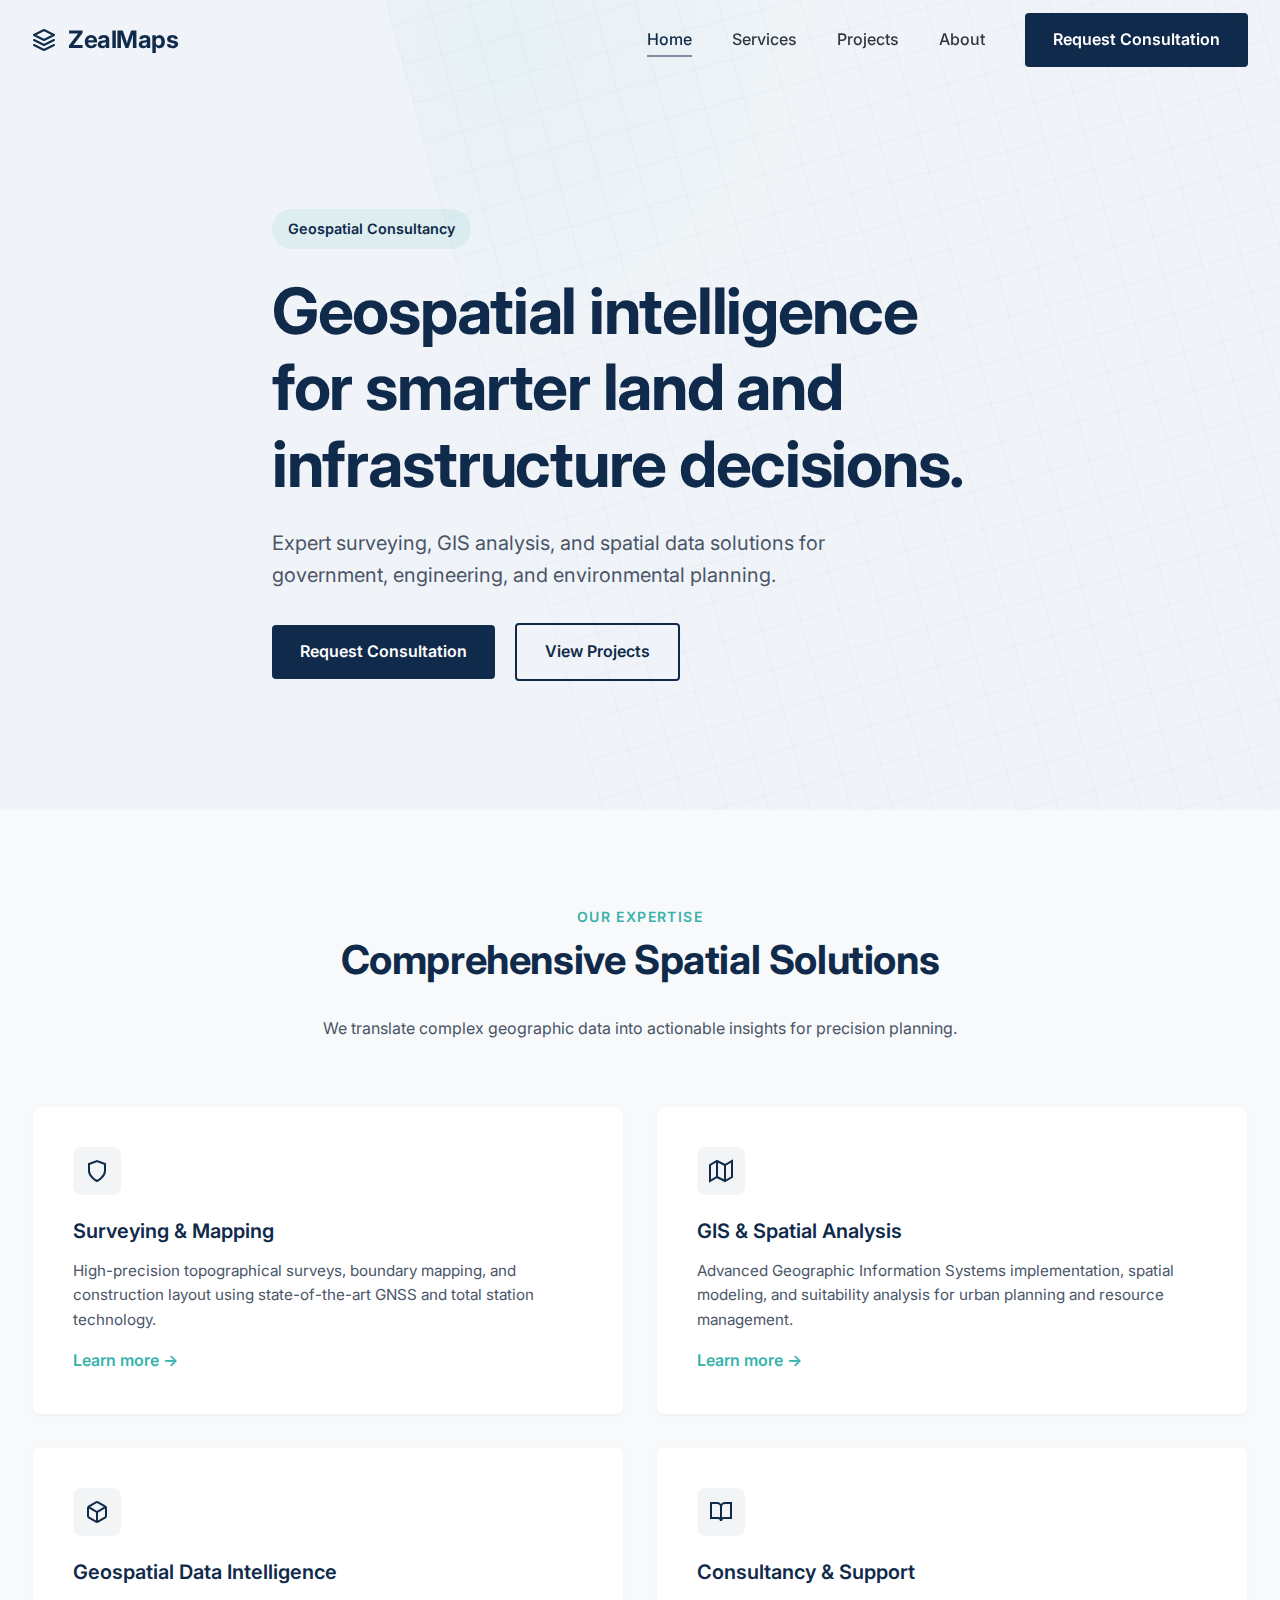
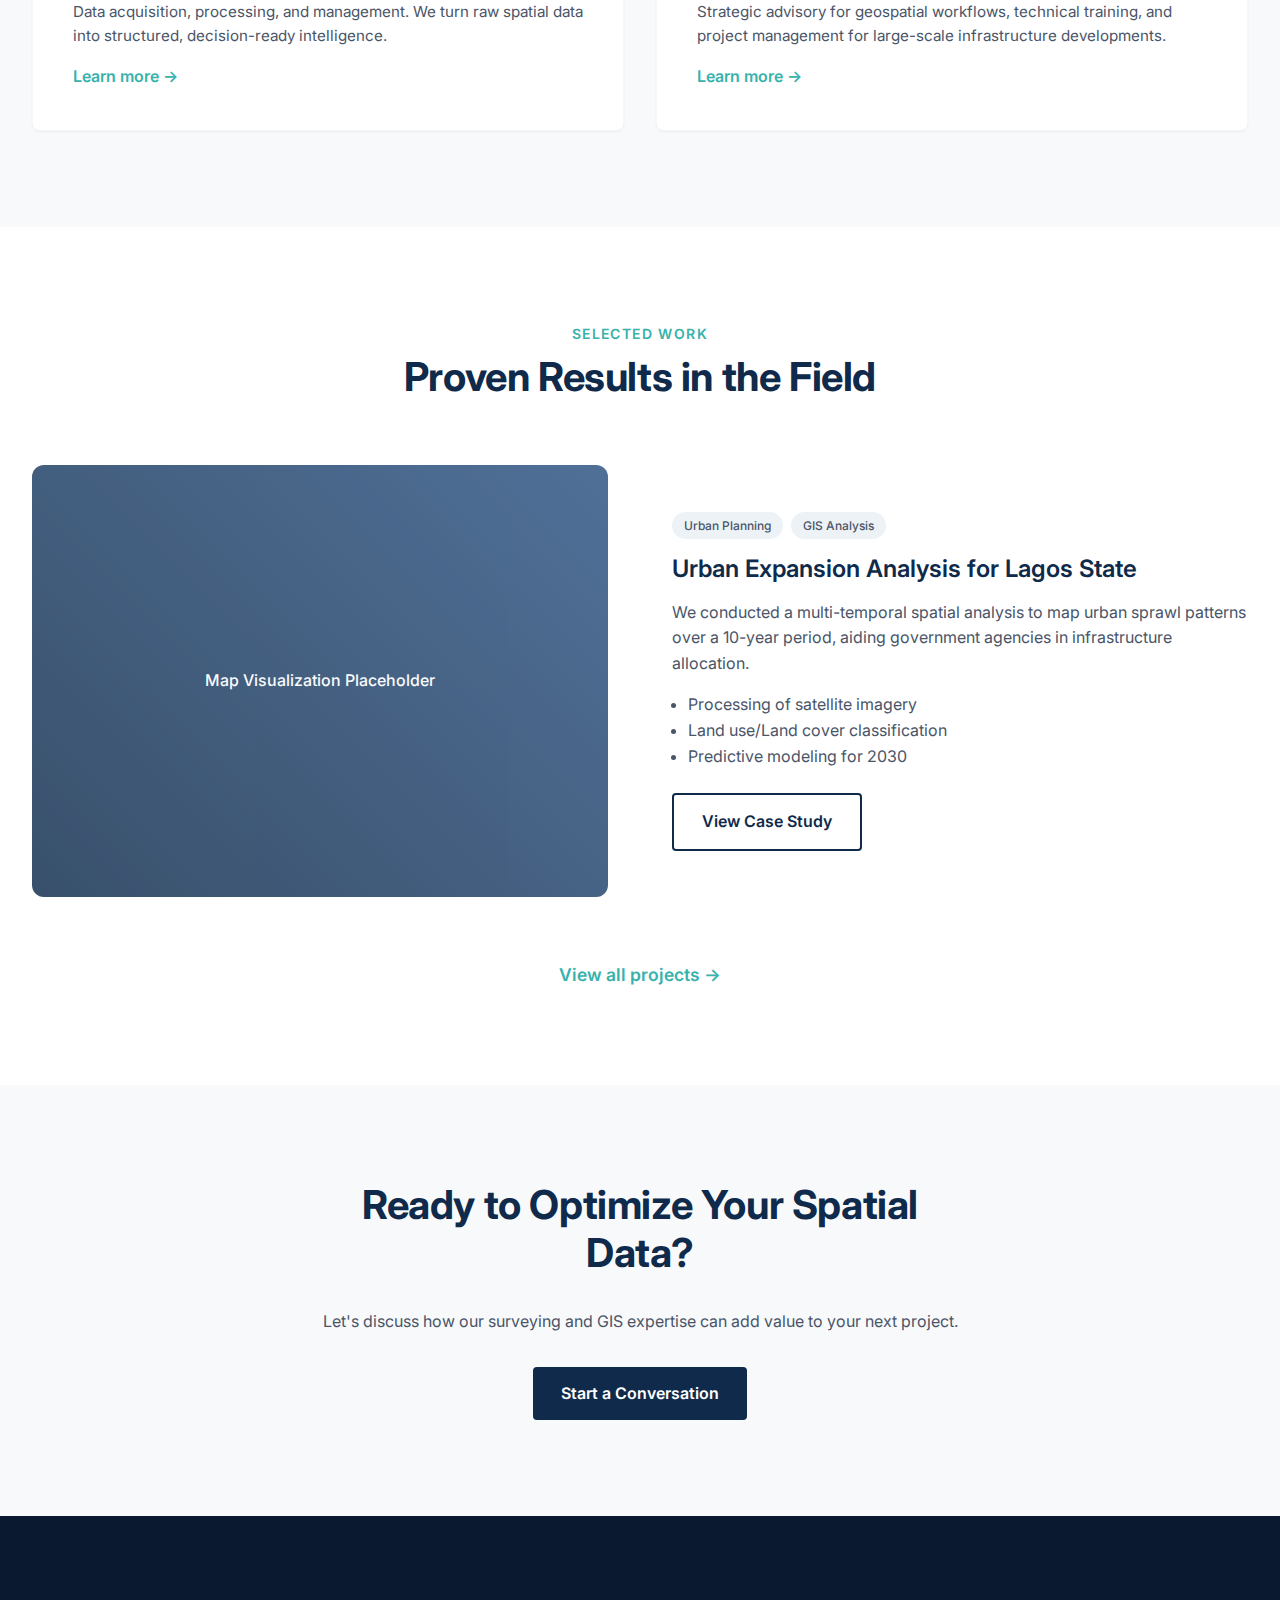
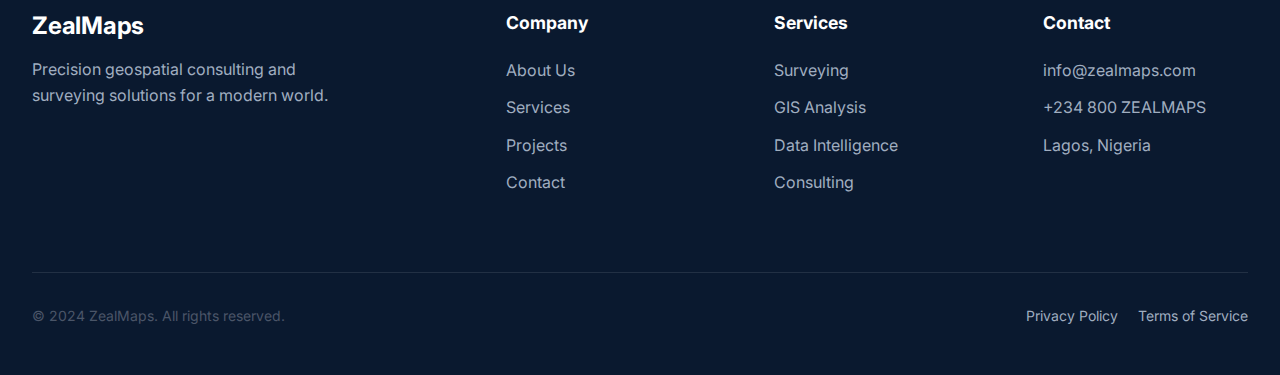
<file: TOBI'S PROJECT/index.html>
<!DOCTYPE html>
<html lang="en">

<head>
    <meta charset="UTF-8">
    <meta name="viewport" content="width=device-width, initial-scale=1.0">
    <meta name="description"
        content="ZealMaps - Geospatial intelligence for smarter land and infrastructure decisions. Surveying, GIS, and spatial data solutions.">
    <title>ZealMaps | Geospatial Solutions & Consultancy</title>
    <link rel="preconnect" href="https://fonts.googleapis.com">
    <link rel="preconnect" href="https://fonts.gstatic.com" crossorigin>
    <link href="https://fonts.googleapis.com/css2?family=Inter:wght@400;500;600;700&display=swap" rel="stylesheet">
    <link rel="stylesheet" href="style.css">
</head>

<body>

    <!-- Navigation -->
    <nav class="navbar">
        <div class="container navbar-container">
            <a href="index.html" class="logo">
                <svg width="24" height="24" viewBox="0 0 24 24" fill="none" xmlns="http://www.w3.org/2000/svg"
                    class="logo-icon">
                    <path d="M12 2L2 7L12 12L22 7L12 2Z" stroke="currentColor" stroke-width="2" stroke-linecap="round"
                        stroke-linejoin="round" />
                    <path d="M2 17L12 22L22 17" stroke="currentColor" stroke-width="2" stroke-linecap="round"
                        stroke-linejoin="round" />
                    <path d="M2 12L12 17L22 12" stroke="currentColor" stroke-width="2" stroke-linecap="round"
                        stroke-linejoin="round" />
                </svg>
                <span class="logo-text">ZealMaps</span>
            </a>

            <div class="nav-links-desktop">
                <a href="index.html" class="nav-link active">Home</a>
                <!-- Pointing these to current index for now until pages created, or create stubs later -->
                <a href="services.html" class="nav-link">Services</a>
                <a href="projects.html" class="nav-link">Projects</a>
                <a href="about.html" class="nav-link">About</a>
                <a href="contact.html" class="btn btn-primary">Request Consultation</a>
            </div>

            <button class="mobile-menu-toggle" aria-label="Toggle navigation">
                <span class="hamburger-line"></span>
                <span class="hamburger-line"></span>
                <span class="hamburger-line"></span>
            </button>
        </div>

        <div class="mobile-nav-overlay">
            <div class="mobile-nav-content">
                <a href="index.html" class="mobile-nav-link">Home</a>
                <a href="services.html" class="mobile-nav-link">Services</a>
                <a href="projects.html" class="mobile-nav-link">Projects</a>
                <a href="about.html" class="mobile-nav-link">About</a>
                <a href="contact.html" class="btn btn-primary mobile-cta">Request Consultation</a>
            </div>
        </div>
    </nav>

    <!-- Hero Section -->
    <header class="hero">
        <div class="container hero-content">
            <span class="hero-subtitle">Geospatial Consultancy</span>
            <h1>Geospatial intelligence for smarter land and infrastructure decisions.</h1>
            <p>Expert surveying, GIS analysis, and spatial data solutions for government, engineering, and environmental
                planning.</p>
            <div class="hero-actions">
                <a href="contact.html" class="btn btn-primary">Request Consultation</a>
                <a href="#projects" class="btn btn-secondary" style="margin-left: 1rem;">View Projects</a>
            </div>
        </div>
    </header>

    <!-- Services Section -->
    <section class="section section-alt" id="services">
        <div class="container">
            <div class="section-title">
                <span class="section-subtitle">Our Expertise</span>
                <h2>Comprehensive Spatial Solutions</h2>
                <p>We translate complex geographic data into actionable insights for precision planning.</p>
            </div>

            <div class="grid grid-2"> <!-- Using grid-2 for 4 items to give them weight -->
                <div class="card">
                    <div class="card-icon">
                        <svg width="24" height="24" viewBox="0 0 24 24" fill="none" stroke="currentColor"
                            stroke-width="2">
                            <path d="M12 22s8-4 8-10V5l-8-3-8 3v7c0 6 8 10 8 10z" />
                        </svg>
                    </div>
                    <h3>Surveying & Mapping</h3>
                    <p>High-precision topographical surveys, boundary mapping, and construction layout using
                        state-of-the-art GNSS and total station technology.</p>
                    <a href="services.html" class="btn-text">Learn more &rarr;</a>
                </div>
                <div class="card">
                    <div class="card-icon">
                        <svg width="24" height="24" viewBox="0 0 24 24" fill="none" stroke="currentColor"
                            stroke-width="2">
                            <polygon points="1 6 1 22 8 18 16 22 23 18 23 2 16 6 8 2 1 6" />
                            <line x1="8" y1="2" x2="8" y2="18" />
                            <line x1="16" y1="6" x2="16" y2="22" />
                        </svg>
                    </div>
                    <h3>GIS & Spatial Analysis</h3>
                    <p>Advanced Geographic Information Systems implementation, spatial modeling, and suitability
                        analysis for urban planning and resource management.</p>
                    <a href="services.html" class="btn-text">Learn more &rarr;</a>
                </div>
                <div class="card">
                    <div class="card-icon">
                        <svg width="24" height="24" viewBox="0 0 24 24" fill="none" stroke="currentColor"
                            stroke-width="2">
                            <path
                                d="M21 16V8a2 2 0 0 0-1-1.73l-7-4a2 2 0 0 0-2 0l-7 4A2 2 0 0 0 3 8v8a2 2 0 0 0 1 1.73l7 4a2 2 0 0 0 2 0l7-4A2 2 0 0 0 21 16z" />
                            <polyline points="3.27 6.96 12 12.01 20.73 6.96" />
                            <line x1="12" y1="22.08" x2="12" y2="12" />
                        </svg>
                    </div>
                    <h3>Geospatial Data Intelligence</h3>
                    <p>Data acquisition, processing, and management. We turn raw spatial data into structured,
                        decision-ready intelligence.</p>
                    <a href="services.html" class="btn-text">Learn more &rarr;</a>
                </div>
                <div class="card">
                    <div class="card-icon">
                        <svg width="24" height="24" viewBox="0 0 24 24" fill="none" stroke="currentColor"
                            stroke-width="2">
                            <path d="M2 3h6a4 4 0 0 1 4 4v14a3 3 0 0 0-3-3H2z" />
                            <path d="M22 3h-6a4 4 0 0 0-4 4v14a3 3 0 0 1 3-3h7z" />
                        </svg>
                    </div>
                    <h3>Consultancy & Support</h3>
                    <p>Strategic advisory for geospatial workflows, technical training, and project management for
                        large-scale infrastructure developments.</p>
                    <a href="services.html" class="btn-text">Learn more &rarr;</a>
                </div>
            </div>
        </div>
    </section>

    <!-- Projects Section -->
    <section class="section" id="projects">
        <div class="container">
            <div class="section-title">
                <span class="section-subtitle">Selected Work</span>
                <h2>Proven Results in the Field</h2>
            </div>

            <!-- Featured Project Card -->
            <div class="project-preview">
                <div class="project-image">
                    <!-- Placeholder: In real app use actual image -->
                    <div
                        style="background: linear-gradient(45deg, #0f2a4a, #2c5282); width: 100%; height: 100%; opacity: 0.8; display: flex; align-items: center; justify-content: center; color: white; font-weight: 500;">
                        Map Visualization Placeholder
                    </div>
                </div>
                <div class="project-content">
                    <div class="project-tags">
                        <span class="tag">Urban Planning</span>
                        <span class="tag">GIS Analysis</span>
                    </div>
                    <h3>Urban Expansion Analysis for Lagos State</h3>
                    <p>We conducted a multi-temporal spatial analysis to map urban sprawl patterns over a 10-year
                        period, aiding government agencies in infrastructure allocation.</p>
                    <ul
                        style="margin-bottom: 1.5rem; color: var(--color-text-secondary); padding-left: 1rem; list-style-type: disc;">
                        <li>Processing of satellite imagery</li>
                        <li>Land use/Land cover classification</li>
                        <li>Predictive modeling for 2030</li>
                    </ul>
                    <a href="projects.html" class="btn btn-secondary">View Case Study</a>
                </div>
            </div>

            <div style="text-align: center; margin-top: var(--space-lg);">
                <a href="projects.html" class="btn-text" style="font-size: 1.1rem;">View all projects &rarr;</a>
            </div>
        </div>
    </section>

    <!-- CTA Section -->
    <section class="section section-alt">
        <div class="container" style="text-align: center; max-width: 700px;">
            <h2>Ready to Optimize Your Spatial Data?</h2>
            <p style="margin-bottom: 2rem;">Let's discuss how our surveying and GIS expertise can add value to your next
                project.</p>
            <a href="contact.html" class="btn btn-primary">Start a Conversation</a>
        </div>
    </section>

    <!-- Footer -->
    <footer class="footer">
        <div class="container">
            <div class="footer-content">
                <div class="footer-brand">
                    <h2>ZealMaps</h2>
                    <p>Precision geospatial consulting and surveying solutions for a modern world.</p>
                </div>
                <div class="footer-col">
                    <h4>Company</h4>
                    <ul class="footer-links">
                        <li><a href="about.html">About Us</a></li>
                        <li><a href="services.html">Services</a></li>
                        <li><a href="projects.html">Projects</a></li>
                        <li><a href="contact.html">Contact</a></li>
                    </ul>
                </div>
                <div class="footer-col">
                    <h4>Services</h4>
                    <ul class="footer-links">
                        <li><a href="services.html">Surveying</a></li>
                        <li><a href="services.html">GIS Analysis</a></li>
                        <li><a href="services.html">Data Intelligence</a></li>
                        <li><a href="services.html">Consulting</a></li>
                    </ul>
                </div>
                <div class="footer-col">
                    <h4>Contact</h4>
                    <ul class="footer-links">
                        <li><a href="mailto:info@zealmaps.com">info@zealmaps.com</a></li>
                        <li><a href="#">+234 800 ZEALMAPS</a></li>
                        <li><a href="#">Lagos, Nigeria</a></li>
                    </ul>
                </div>
            </div>
            <div class="footer-bottom">
                <p>&copy; 2024 ZealMaps. All rights reserved.</p>
                <div>
                    <a href="#" style="margin-left: 1rem;">Privacy Policy</a>
                    <a href="#" style="margin-left: 1rem;">Terms of Service</a>
                </div>
            </div>
        </div>
    </footer>

    <script src="script.js"></script>
</body>

</html>
</file>
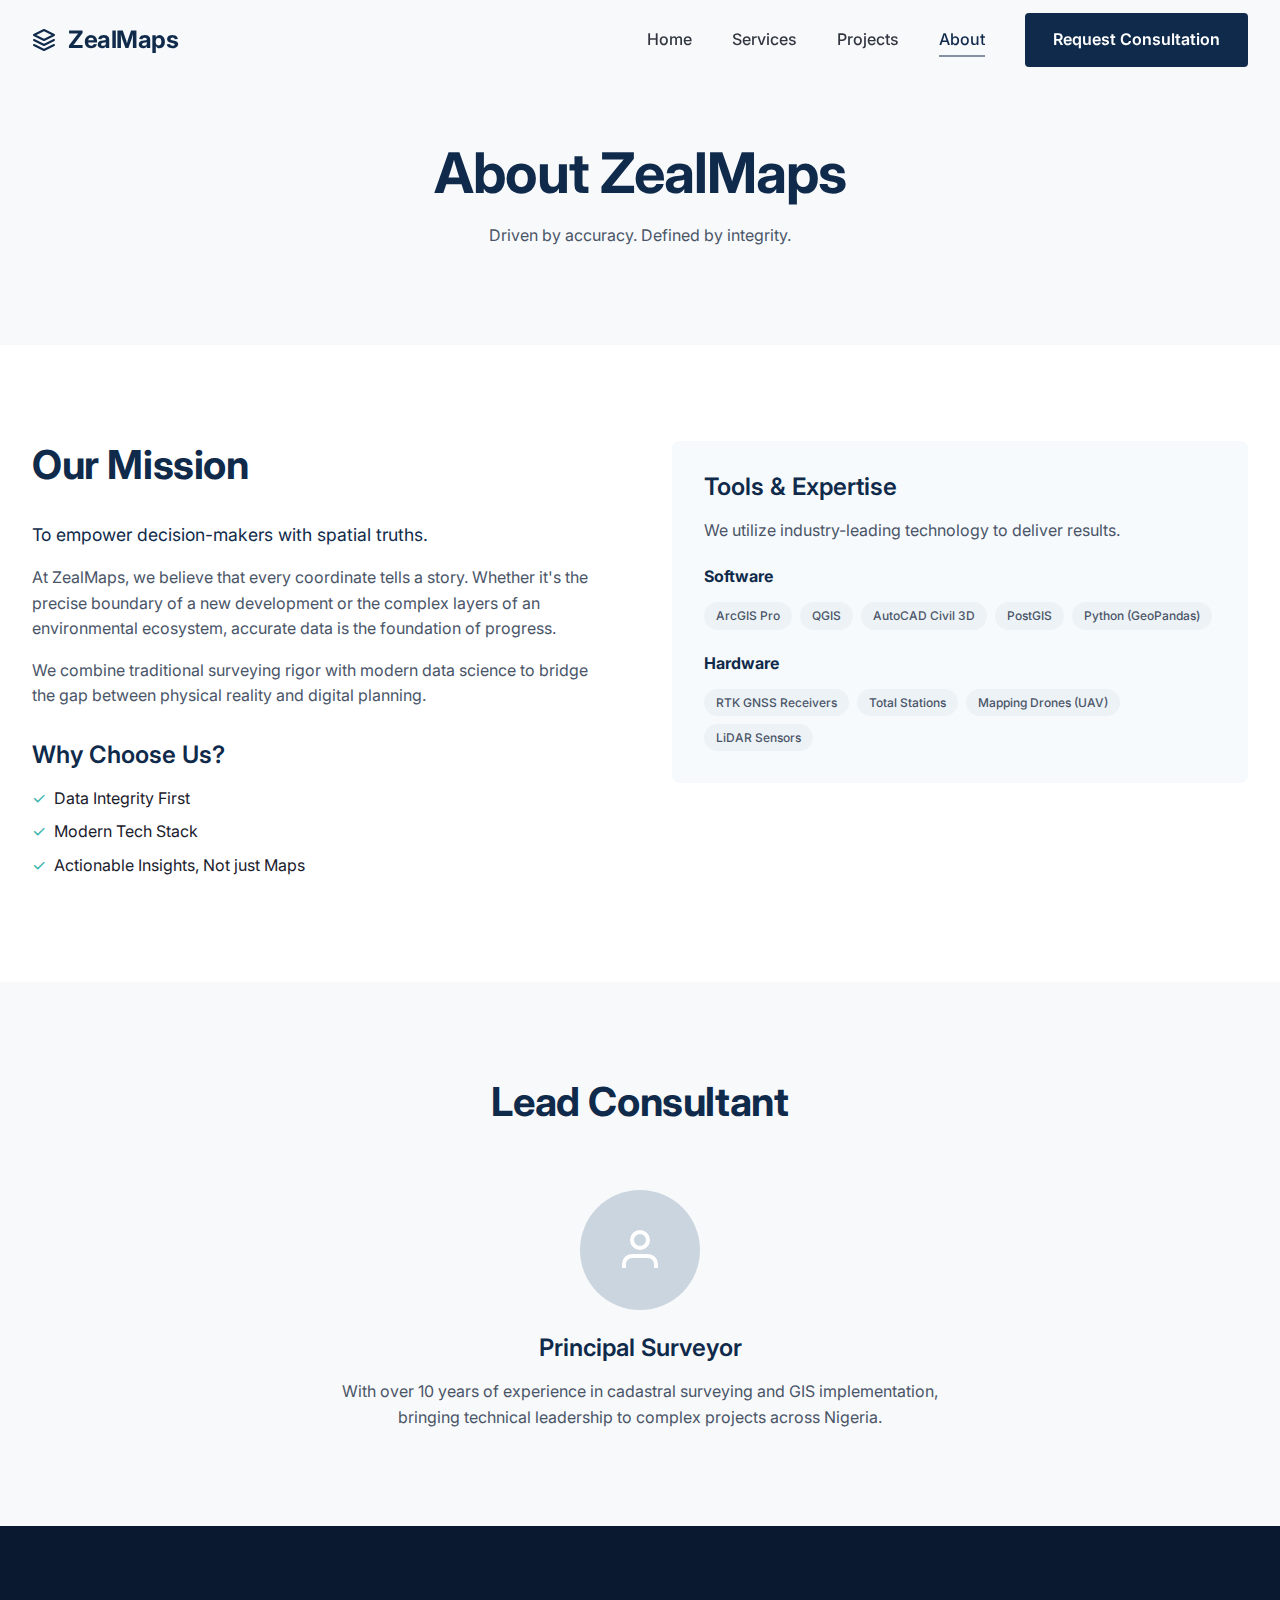
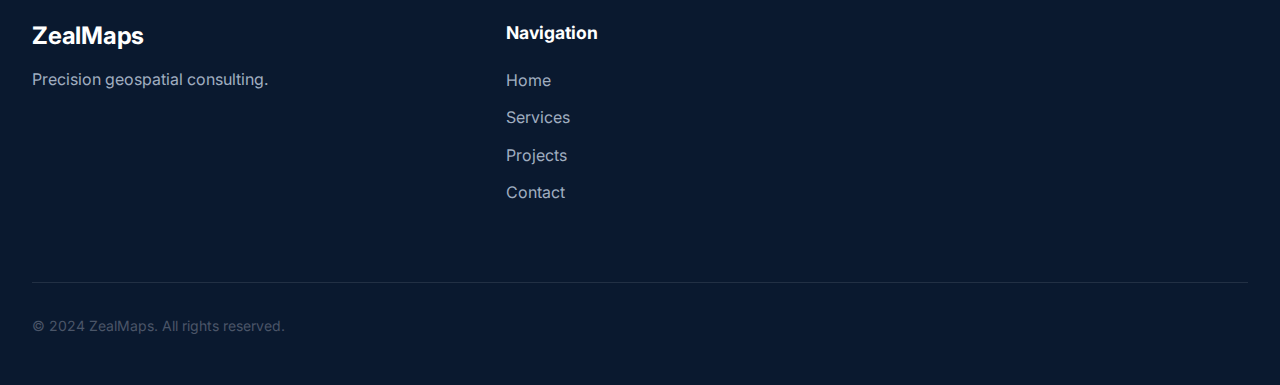
<file: TOBI'S PROJECT/about.html>
<!DOCTYPE html>
<html lang="en">

<head>
    <meta charset="UTF-8">
    <meta name="viewport" content="width=device-width, initial-scale=1.0">
    <meta name="description" content="About ZealMaps - Our mission, expertise, and geospatial tools.">
    <title>About | ZealMaps</title>
    <link rel="preconnect" href="https://fonts.googleapis.com">
    <link rel="preconnect" href="https://fonts.gstatic.com" crossorigin>
    <link href="https://fonts.googleapis.com/css2?family=Inter:wght@400;500;600;700&display=swap" rel="stylesheet">
    <link rel="stylesheet" href="style.css">
    <style>
        .hero-inner {
            padding-top: 140px;
            padding-bottom: 80px;
            background-color: var(--color-bg-alt);
            text-align: center;
        }
    </style>
</head>

<body>

    <nav class="navbar">
        <div class="container navbar-container">
            <a href="index.html" class="logo">
                <svg width="24" height="24" viewBox="0 0 24 24" fill="none" xmlns="http://www.w3.org/2000/svg"
                    class="logo-icon">
                    <path d="M12 2L2 7L12 12L22 7L12 2Z" stroke="currentColor" stroke-width="2" stroke-linecap="round"
                        stroke-linejoin="round" />
                    <path d="M2 17L12 22L22 17" stroke="currentColor" stroke-width="2" stroke-linecap="round"
                        stroke-linejoin="round" />
                    <path d="M2 12L12 17L22 12" stroke="currentColor" stroke-width="2" stroke-linecap="round"
                        stroke-linejoin="round" />
                </svg>
                <span class="logo-text">ZealMaps</span>
            </a>
            <div class="nav-links-desktop">
                <a href="index.html" class="nav-link">Home</a>
                <a href="services.html" class="nav-link">Services</a>
                <a href="projects.html" class="nav-link">Projects</a>
                <a href="about.html" class="nav-link active">About</a>
                <a href="contact.html" class="btn btn-primary">Request Consultation</a>
            </div>
            <button class="mobile-menu-toggle" aria-label="Toggle navigation">
                <span class="hamburger-line"></span>
                <span class="hamburger-line"></span>
                <span class="hamburger-line"></span>
            </button>
        </div>
        <div class="mobile-nav-overlay">
            <div class="mobile-nav-content">
                <a href="index.html" class="mobile-nav-link">Home</a>
                <a href="services.html" class="mobile-nav-link">Services</a>
                <a href="projects.html" class="mobile-nav-link">Projects</a>
                <a href="about.html" class="mobile-nav-link">About</a>
                <a href="contact.html" class="btn btn-primary mobile-cta">Request Consultation</a>
            </div>
        </div>
    </nav>

    <header class="hero-inner">
        <div class="container">
            <h1>About ZealMaps</h1>
            <p>Driven by accuracy. Defined by integrity.</p>
        </div>
    </header>

    <section class="section">
        <div class="container">
            <div class="grid grid-2" style="align-items: start; gap: 4rem;">
                <div>
                    <h2>Our Mission</h2>
                    <p style="font-size: 1.1rem; color: var(--color-brand-primary);">To empower decision-makers with
                        spatial truths.</p>
                    <p>At ZealMaps, we believe that every coordinate tells a story. Whether it's the precise boundary of
                        a new development or the complex layers of an environmental ecosystem, accurate data is the
                        foundation of progress.</p>
                    <p>We combine traditional surveying rigor with modern data science to bridge the gap between
                        physical reality and digital planning.</p>

                    <h3 style="margin-top: 2rem;">Why Choose Us?</h3>
                    <ul style="list-style: none;">
                        <li style="margin-bottom: 0.5rem; display: flex; align-items: center; gap: 0.5rem;">
                            <span style="color: var(--color-accent);">✓</span> Data Integrity First
                        </li>
                        <li style="margin-bottom: 0.5rem; display: flex; align-items: center; gap: 0.5rem;">
                            <span style="color: var(--color-accent);">✓</span> Modern Tech Stack
                        </li>
                        <li style="margin-bottom: 0.5rem; display: flex; align-items: center; gap: 0.5rem;">
                            <span style="color: var(--color-accent);">✓</span> Actionable Insights, Not just Maps
                        </li>
                    </ul>
                </div>

                <div style="background: #f7fafc; padding: 2rem; border-radius: var(--radius-md);">
                    <h3>Tools & Expertise</h3>
                    <p>We utilize industry-leading technology to deliver results.</p>

                    <h4 style="font-size: 1rem; margin-top: 1.5rem;">Software</h4>
                    <div style="display: flex; gap: 0.5rem; flex-wrap: wrap; margin-bottom: 1.5rem;">
                        <span class="tag">ArcGIS Pro</span>
                        <span class="tag">QGIS</span>
                        <span class="tag">AutoCAD Civil 3D</span>
                        <span class="tag">PostGIS</span>
                        <span class="tag">Python (GeoPandas)</span>
                    </div>

                    <h4 style="font-size: 1rem;">Hardware</h4>
                    <div style="display: flex; gap: 0.5rem; flex-wrap: wrap;">
                        <span class="tag">RTK GNSS Receivers</span>
                        <span class="tag">Total Stations</span>
                        <span class="tag">Mapping Drones (UAV)</span>
                        <span class="tag">LiDAR Sensors</span>
                    </div>
                </div>
            </div>
        </div>
    </section>

    <!-- Simple Team/Profile Section (Optional based on brief "Professional Background") -->
    <section class="section section-alt">
        <div class="container" style="text-align: center;">
            <div class="section-title">
                <h2>Lead Consultant</h2>
            </div>
            <!-- Avatar Placeholder -->
            <div
                style="width: 120px; height: 120px; background: #cbd5e0; border-radius: 50%; margin: 0 auto 1.5rem auto; display: flex; align-items: center; justify-content: center;">
                <svg width="48" height="48" viewBox="0 0 24 24" fill="none" stroke="#fff" stroke-width="2">
                    <path d="M20 21v-2a4 4 0 0 0-4-4H8a4 4 0 0 0-4 4v2" />
                    <circle cx="12" cy="7" r="4" />
                </svg>
            </div>
            <h3>Principal Surveyor</h3>
            <p style="max-width: 600px; margin: 0 auto;">With over 10 years of experience in cadastral surveying and GIS
                implementation, bringing technical leadership to complex projects across Nigeria.</p>
        </div>
    </section>

    <footer class="footer">
        <div class="container">
            <div class="footer-content">
                <div class="footer-brand">
                    <h2>ZealMaps</h2>
                    <p>Precision geospatial consulting.</p>
                </div>
                <div class="footer-col">
                    <h4>Navigation</h4>
                    <ul class="footer-links">
                        <li><a href="index.html">Home</a></li>
                        <li><a href="services.html">Services</a></li>
                        <li><a href="projects.html">Projects</a></li>
                        <li><a href="contact.html">Contact</a></li>
                    </ul>
                </div>
            </div>
            <div class="footer-bottom">
                <p>&copy; 2024 ZealMaps. All rights reserved.</p>
            </div>
        </div>
    </footer>
    <script src="script.js"></script>
</body>

</html>
</file>
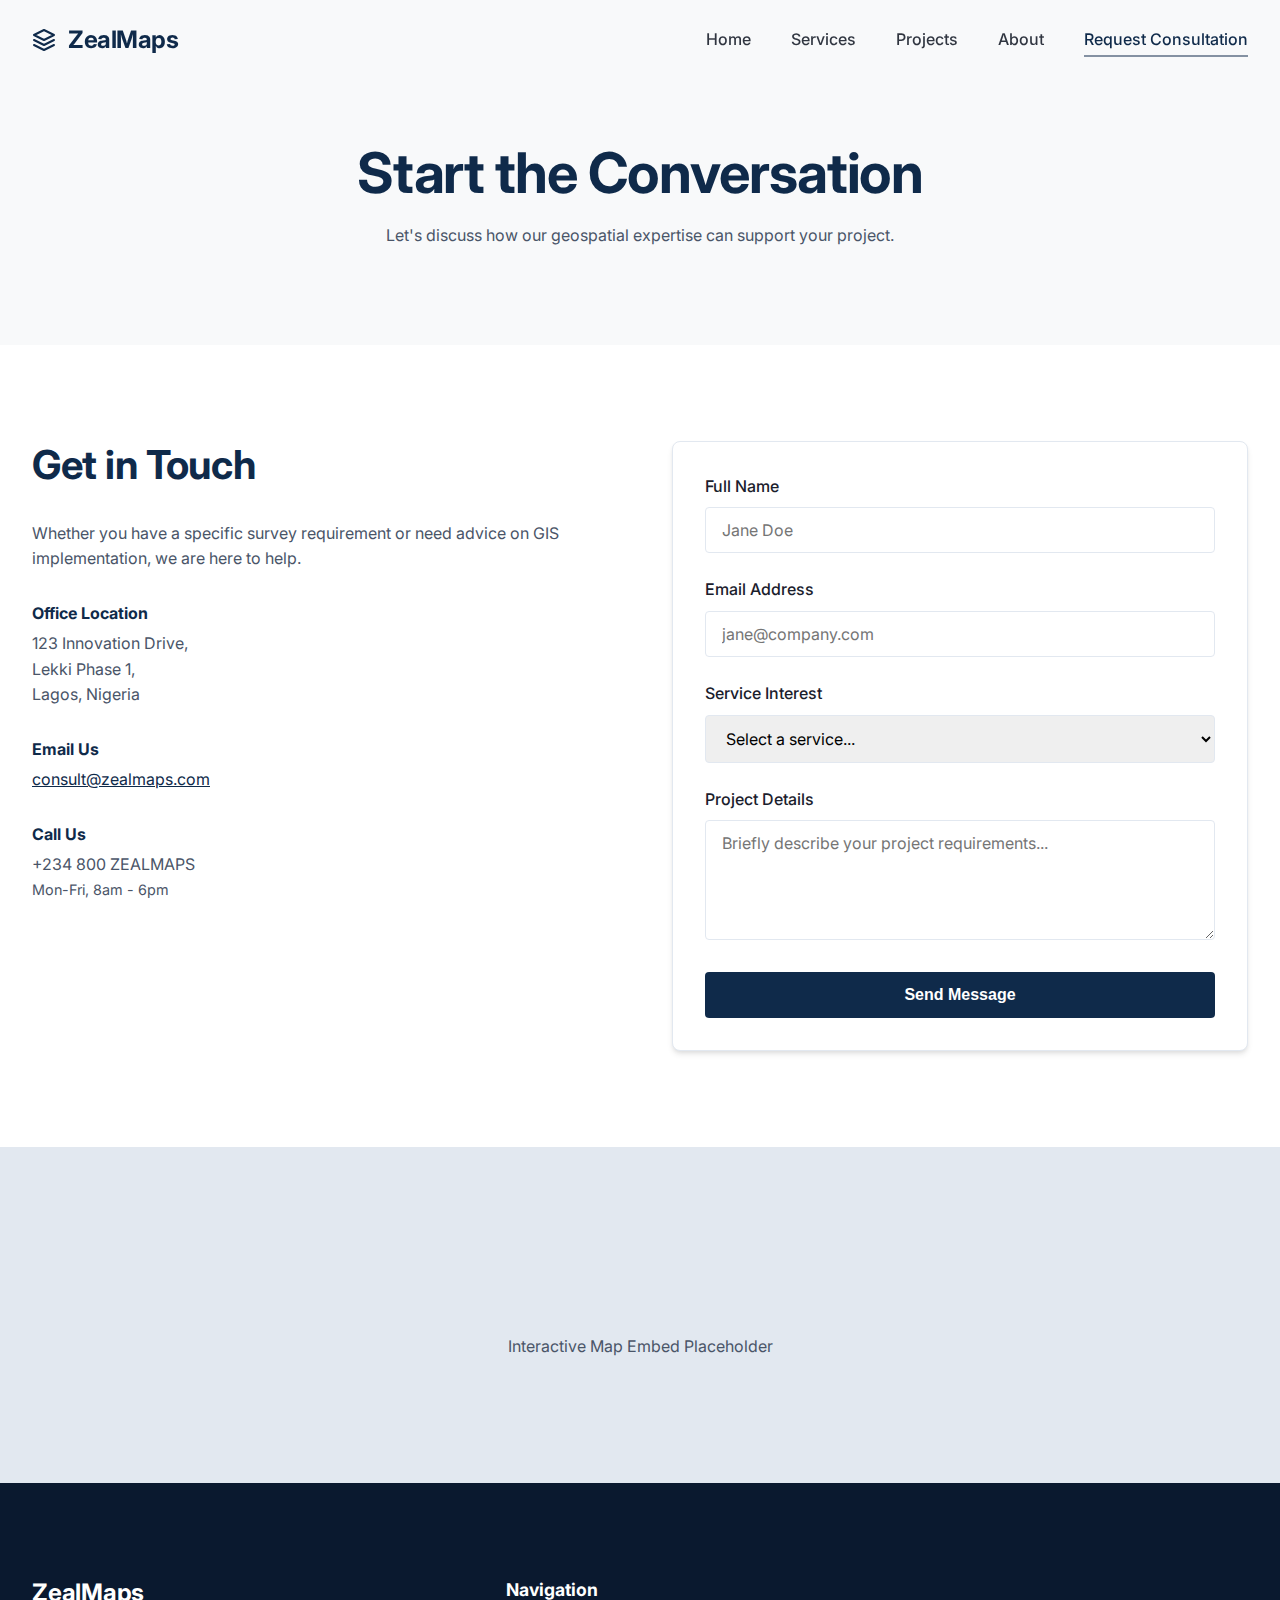
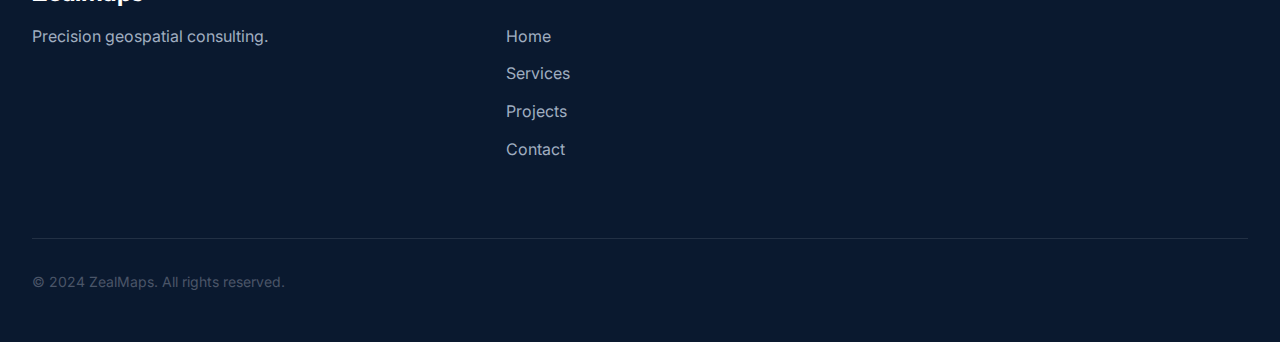
<file: TOBI'S PROJECT/contact.html>
<!DOCTYPE html>
<html lang="en">

<head>
    <meta charset="UTF-8">
    <meta name="viewport" content="width=device-width, initial-scale=1.0">
    <meta name="description"
        content="Contact ZealMaps - Get in touch for geospatial consulting and surveying services.">
    <title>Contact | ZealMaps</title>
    <link rel="preconnect" href="https://fonts.googleapis.com">
    <link rel="preconnect" href="https://fonts.gstatic.com" crossorigin>
    <link href="https://fonts.googleapis.com/css2?family=Inter:wght@400;500;600;700&display=swap" rel="stylesheet">
    <link rel="stylesheet" href="style.css">
    <style>
        .hero-inner {
            padding-top: 140px;
            padding-bottom: 80px;
            background-color: var(--color-bg-alt);
            text-align: center;
        }

        /* Form Styles */
        .form-group {
            margin-bottom: 1.5rem;
        }

        .form-label {
            display: block;
            font-weight: 500;
            margin-bottom: 0.5rem;
            color: var(--color-text-primary);
        }

        .form-control {
            width: 100%;
            padding: 12px 16px;
            border: 1px solid #e2e8f0;
            border-radius: var(--radius-sm);
            font-family: var(--font-primary);
            font-size: 1rem;
            transition: border-color 0.2s;
        }

        .form-control:focus {
            outline: none;
            border-color: var(--color-brand-primary);
            box-shadow: 0 0 0 3px rgba(15, 42, 74, 0.1);
        }

        textarea.form-control {
            resize: vertical;
            min-height: 120px;
        }
    </style>
</head>

<body>

    <nav class="navbar">
        <div class="container navbar-container">
            <a href="index.html" class="logo">
                <svg width="24" height="24" viewBox="0 0 24 24" fill="none" xmlns="http://www.w3.org/2000/svg"
                    class="logo-icon">
                    <path d="M12 2L2 7L12 12L22 7L12 2Z" stroke="currentColor" stroke-width="2" stroke-linecap="round"
                        stroke-linejoin="round" />
                    <path d="M2 17L12 22L22 17" stroke="currentColor" stroke-width="2" stroke-linecap="round"
                        stroke-linejoin="round" />
                    <path d="M2 12L12 17L22 12" stroke="currentColor" stroke-width="2" stroke-linecap="round"
                        stroke-linejoin="round" />
                </svg>
                <span class="logo-text">ZealMaps</span>
            </a>
            <div class="nav-links-desktop">
                <a href="index.html" class="nav-link">Home</a>
                <a href="services.html" class="nav-link">Services</a>
                <a href="projects.html" class="nav-link">Projects</a>
                <a href="about.html" class="nav-link">About</a>
                <a href="contact.html" class="nav-link active">Request Consultation</a>
            </div>
            <!-- Mobile Toggle -->
            <button class="mobile-menu-toggle" aria-label="Toggle navigation">
                <span class="hamburger-line"></span>
                <span class="hamburger-line"></span>
                <span class="hamburger-line"></span>
            </button>
        </div>
        <div class="mobile-nav-overlay">
            <div class="mobile-nav-content">
                <a href="index.html" class="mobile-nav-link">Home</a>
                <a href="services.html" class="mobile-nav-link">Services</a>
                <a href="projects.html" class="mobile-nav-link">Projects</a>
                <a href="about.html" class="mobile-nav-link">About</a>
                <a href="contact.html" class="btn btn-primary mobile-cta">Request Consultation</a>
            </div>
        </div>
    </nav>

    <header class="hero-inner">
        <div class="container">
            <h1>Start the Conversation</h1>
            <p>Let's discuss how our geospatial expertise can support your project.</p>
        </div>
    </header>

    <section class="section">
        <div class="container">
            <div class="grid grid-2" style="gap: 4rem;">

                <!-- Contact Info -->
                <div>
                    <h2>Get in Touch</h2>
                    <p>Whether you have a specific survey requirement or need advice on GIS implementation, we are here
                        to help.</p>

                    <div style="margin-top: 2rem;">
                        <div style="margin-bottom: 2rem;">
                            <h4 style="margin-bottom: 0.5rem; color: var(--color-brand-primary);">Office Location</h4>
                            <p style="margin-bottom: 0;">123 Innovation Drive,<br>Lekki Phase 1,<br>Lagos, Nigeria</p>
                        </div>

                        <div style="margin-bottom: 2rem;">
                            <h4 style="margin-bottom: 0.5rem; color: var(--color-brand-primary);">Email Us</h4>
                            <p style="margin-bottom: 0;"><a href="mailto:consult@zealmaps.com"
                                    style="color: var(--color-brand-primary); text-decoration: underline;">consult@zealmaps.com</a>
                            </p>
                        </div>

                        <div style="margin-bottom: 2rem;">
                            <h4 style="margin-bottom: 0.5rem; color: var(--color-brand-primary);">Call Us</h4>
                            <p style="margin-bottom: 0;">+234 800 ZEALMAPS</p>
                            <p style="color: var(--color-text-secondary); font-size: 0.9rem;">Mon-Fri, 8am - 6pm</p>
                        </div>
                    </div>
                </div>

                <!-- Contact Form -->
                <div
                    style="background: white; padding: 2rem; border-radius: var(--radius-md); box-shadow: var(--shadow-md); border: 1px solid #e2e8f0;">
                    <form action="#" method="POST"
                        onsubmit="event.preventDefault(); alert('Message sent! (Demo only)');">
                        <div class="form-group">
                            <label for="name" class="form-label">Full Name</label>
                            <input type="text" id="name" class="form-control" placeholder="Jane Doe" required>
                        </div>

                        <div class="form-group">
                            <label for="email" class="form-label">Email Address</label>
                            <input type="email" id="email" class="form-control" placeholder="jane@company.com" required>
                        </div>

                        <div class="form-group">
                            <label for="service" class="form-label">Service Interest</label>
                            <select id="service" class="form-control">
                                <option value="" disabled selected>Select a service...</option>
                                <option value="surveying">Land Surveying</option>
                                <option value="gis">GIS Analysis</option>
                                <option value="data">Data Intelligence</option>
                                <option value="consulting">General Consulting</option>
                            </select>
                        </div>

                        <div class="form-group">
                            <label for="message" class="form-label">Project Details</label>
                            <textarea id="message" class="form-control"
                                placeholder="Briefly describe your project requirements..." required></textarea>
                        </div>

                        <button type="submit" class="btn btn-primary" style="width: 100%;">Send Message</button>
                    </form>
                </div>

            </div>
        </div>
    </section>

    <!-- Map Placeholder (Optional) -->
    <div
        style="height: 400px; background-color: #e2e8f0; display: flex; align-items: center; justify-content: center; color: var(--color-text-secondary); margin-bottom: -4rem;">
        <!-- In production, embed Google Maps iframe here -->
        Interactive Map Embed Placeholder
    </div>

    <footer class="footer" style="padding-top: 6rem;"> <!-- Extra padding for map overlap if needed -->
        <div class="container">
            <div class="footer-content">
                <div class="footer-brand">
                    <h2>ZealMaps</h2>
                    <p>Precision geospatial consulting.</p>
                </div>
                <div class="footer-col">
                    <h4>Navigation</h4>
                    <ul class="footer-links">
                        <li><a href="index.html">Home</a></li>
                        <li><a href="services.html">Services</a></li>
                        <li><a href="projects.html">Projects</a></li>
                        <li><a href="contact.html">Contact</a></li>
                    </ul>
                </div>
            </div>
            <div class="footer-bottom">
                <p>&copy; 2024 ZealMaps. All rights reserved.</p>
            </div>
        </div>
    </footer>
    <script src="script.js"></script>
</body>

</html>
</file>
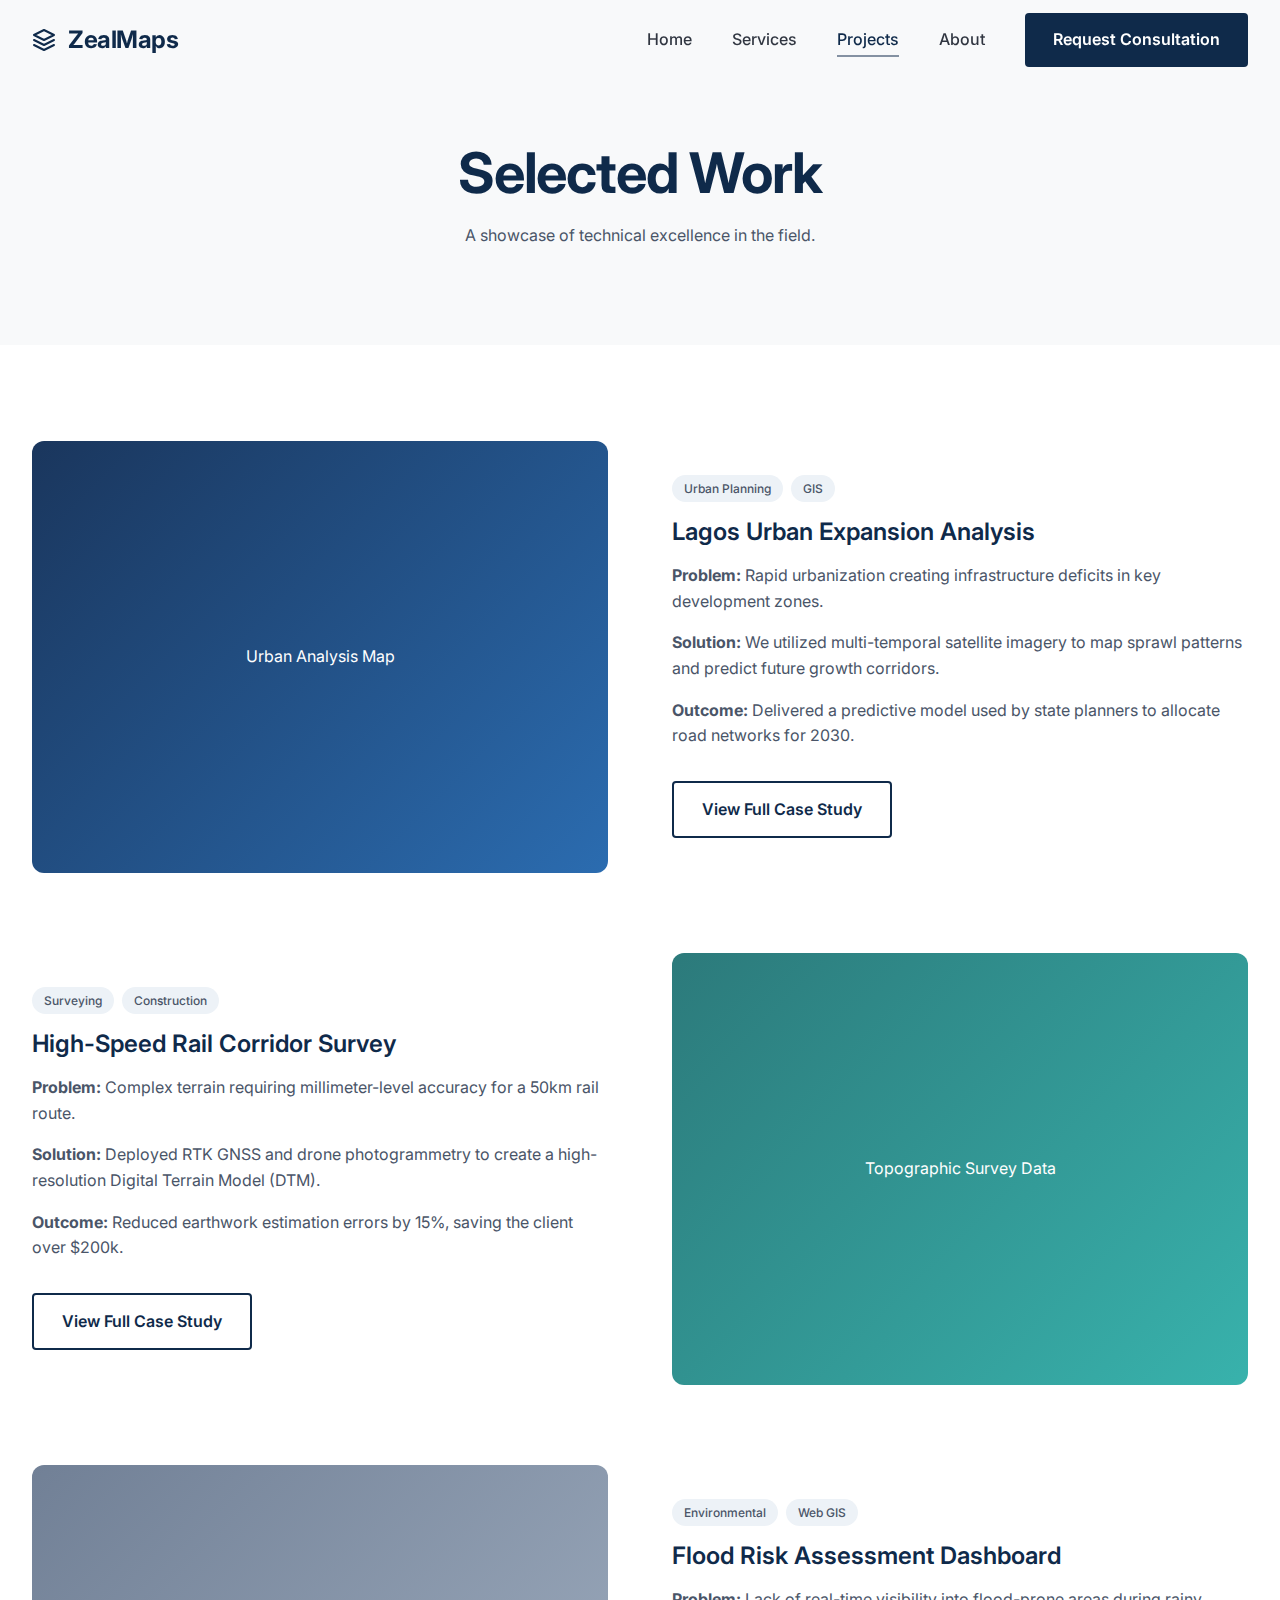
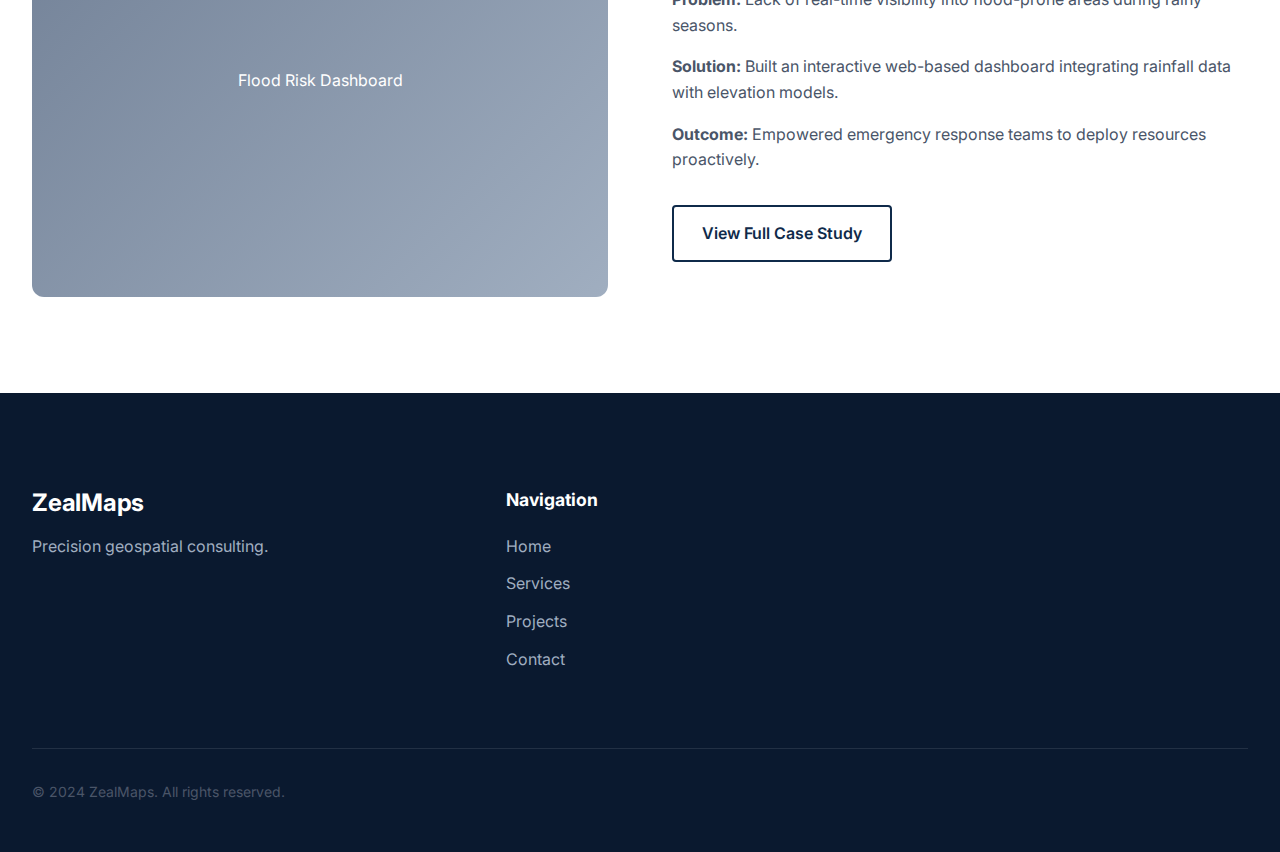
<file: TOBI'S PROJECT/projects.html>
<!DOCTYPE html>
<html lang="en">

<head>
    <meta charset="UTF-8">
    <meta name="viewport" content="width=device-width, initial-scale=1.0">
    <meta name="description"
        content="ZealMaps Projects - Case studies in urban planning, surveying, and geospatial analysis.">
    <title>Projects | ZealMaps</title>
    <link rel="preconnect" href="https://fonts.googleapis.com">
    <link rel="preconnect" href="https://fonts.gstatic.com" crossorigin>
    <link href="https://fonts.googleapis.com/css2?family=Inter:wght@400;500;600;700&display=swap" rel="stylesheet">
    <link rel="stylesheet" href="style.css">
    <style>
        .hero-inner {
            padding-top: 140px;
            padding-bottom: 80px;
            background-color: var(--color-bg-alt);
            text-align: center;
        }
    </style>
</head>

<body>

    <nav class="navbar">
        <div class="container navbar-container">
            <a href="index.html" class="logo">
                <svg width="24" height="24" viewBox="0 0 24 24" fill="none" xmlns="http://www.w3.org/2000/svg"
                    class="logo-icon">
                    <path d="M12 2L2 7L12 12L22 7L12 2Z" stroke="currentColor" stroke-width="2" stroke-linecap="round"
                        stroke-linejoin="round" />
                    <path d="M2 17L12 22L22 17" stroke="currentColor" stroke-width="2" stroke-linecap="round"
                        stroke-linejoin="round" />
                    <path d="M2 12L12 17L22 12" stroke="currentColor" stroke-width="2" stroke-linecap="round"
                        stroke-linejoin="round" />
                </svg>
                <span class="logo-text">ZealMaps</span>
            </a>
            <div class="nav-links-desktop">
                <a href="index.html" class="nav-link">Home</a>
                <a href="services.html" class="nav-link">Services</a>
                <a href="projects.html" class="nav-link active">Projects</a>
                <a href="about.html" class="nav-link">About</a>
                <a href="contact.html" class="btn btn-primary">Request Consultation</a>
            </div>
            <button class="mobile-menu-toggle" aria-label="Toggle navigation">
                <span class="hamburger-line"></span>
                <span class="hamburger-line"></span>
                <span class="hamburger-line"></span>
            </button>
        </div>
        <div class="mobile-nav-overlay">
            <div class="mobile-nav-content">
                <a href="index.html" class="mobile-nav-link">Home</a>
                <a href="services.html" class="mobile-nav-link">Services</a>
                <a href="projects.html" class="mobile-nav-link">Projects</a>
                <a href="about.html" class="mobile-nav-link">About</a>
                <a href="contact.html" class="btn btn-primary mobile-cta">Request Consultation</a>
            </div>
        </div>
    </nav>

    <header class="hero-inner">
        <div class="container">
            <h1>Selected Work</h1>
            <p>A showcase of technical excellence in the field.</p>
        </div>
    </header>

    <section class="section">
        <div class="container">

            <!-- Project 1 -->
            <div class="project-preview" style="margin-bottom: 5rem;">
                <div class="project-image">
                    <div
                        style="background: linear-gradient(135deg, #1a365d, #2b6cb0); width: 100%; height: 100%; display: flex; align-items: center; justify-content: center; color: white;">
                        Urban Analysis Map
                    </div>
                </div>
                <div class="project-content">
                    <div class="project-tags">
                        <span class="tag">Urban Planning</span>
                        <span class="tag">GIS</span>
                    </div>
                    <h3>Lagos Urban Expansion Analysis</h3>
                    <p><strong>Problem:</strong> Rapid urbanization creating infrastructure deficits in key development
                        zones.</p>
                    <p><strong>Solution:</strong> We utilized multi-temporal satellite imagery to map sprawl patterns
                        and predict future growth corridors.</p>
                    <p><strong>Outcome:</strong> Delivered a predictive model used by state planners to allocate road
                        networks for 2030.</p>
                    <a href="#" class="btn btn-secondary" style="margin-top: 1rem;">View Full Case Study</a>
                </div>
            </div>

            <!-- Project 2 -->
            <div class="project-preview" style="margin-bottom: 5rem;">
                <div class="project-image" style="order: 2;"> <!-- Alternating layout -->
                    <div
                        style="background: linear-gradient(135deg, #2c7a7b, #38b2ac); width: 100%; height: 100%; display: flex; align-items: center; justify-content: center; color: white;">
                        Topographic Survey Data
                    </div>
                </div>
                <div class="project-content" style="order: 1;">
                    <div class="project-tags">
                        <span class="tag">Surveying</span>
                        <span class="tag">Construction</span>
                    </div>
                    <h3>High-Speed Rail Corridor Survey</h3>
                    <p><strong>Problem:</strong> Complex terrain requiring millimeter-level accuracy for a 50km rail
                        route.</p>
                    <p><strong>Solution:</strong> Deployed RTK GNSS and drone photogrammetry to create a high-resolution
                        Digital Terrain Model (DTM).</p>
                    <p><strong>Outcome:</strong> Reduced earthwork estimation errors by 15%, saving the client over
                        $200k.</p>
                    <a href="#" class="btn btn-secondary" style="margin-top: 1rem;">View Full Case Study</a>
                </div>
            </div>

            <!-- Project 3 -->
            <div class="project-preview">
                <div class="project-image">
                    <div
                        style="background: linear-gradient(135deg, #718096, #a0aec0); width: 100%; height: 100%; display: flex; align-items: center; justify-content: center; color: white;">
                        Flood Risk Dashboard
                    </div>
                </div>
                <div class="project-content">
                    <div class="project-tags">
                        <span class="tag">Environmental</span>
                        <span class="tag">Web GIS</span>
                    </div>
                    <h3>Flood Risk Assessment Dashboard</h3>
                    <p><strong>Problem:</strong> Lack of real-time visibility into flood-prone areas during rainy
                        seasons.</p>
                    <p><strong>Solution:</strong> Built an interactive web-based dashboard integrating rainfall data
                        with elevation models.</p>
                    <p><strong>Outcome:</strong> Empowered emergency response teams to deploy resources proactively.</p>
                    <a href="#" class="btn btn-secondary" style="margin-top: 1rem;">View Full Case Study</a>
                </div>
            </div>

        </div>
    </section>

    <footer class="footer">
        <div class="container">
            <div class="footer-content">
                <div class="footer-brand">
                    <h2>ZealMaps</h2>
                    <p>Precision geospatial consulting.</p>
                </div>
                <!-- Simplified footer for brevity in file -->
                <div class="footer-col">
                    <h4>Navigation</h4>
                    <ul class="footer-links">
                        <li><a href="index.html">Home</a></li>
                        <li><a href="services.html">Services</a></li>
                        <li><a href="projects.html">Projects</a></li>
                        <li><a href="contact.html">Contact</a></li>
                    </ul>
                </div>
            </div>
            <div class="footer-bottom">
                <p>&copy; 2024 ZealMaps. All rights reserved.</p>
            </div>
        </div>
    </footer>
    <script src="script.js"></script>
</body>

</html>
</file>
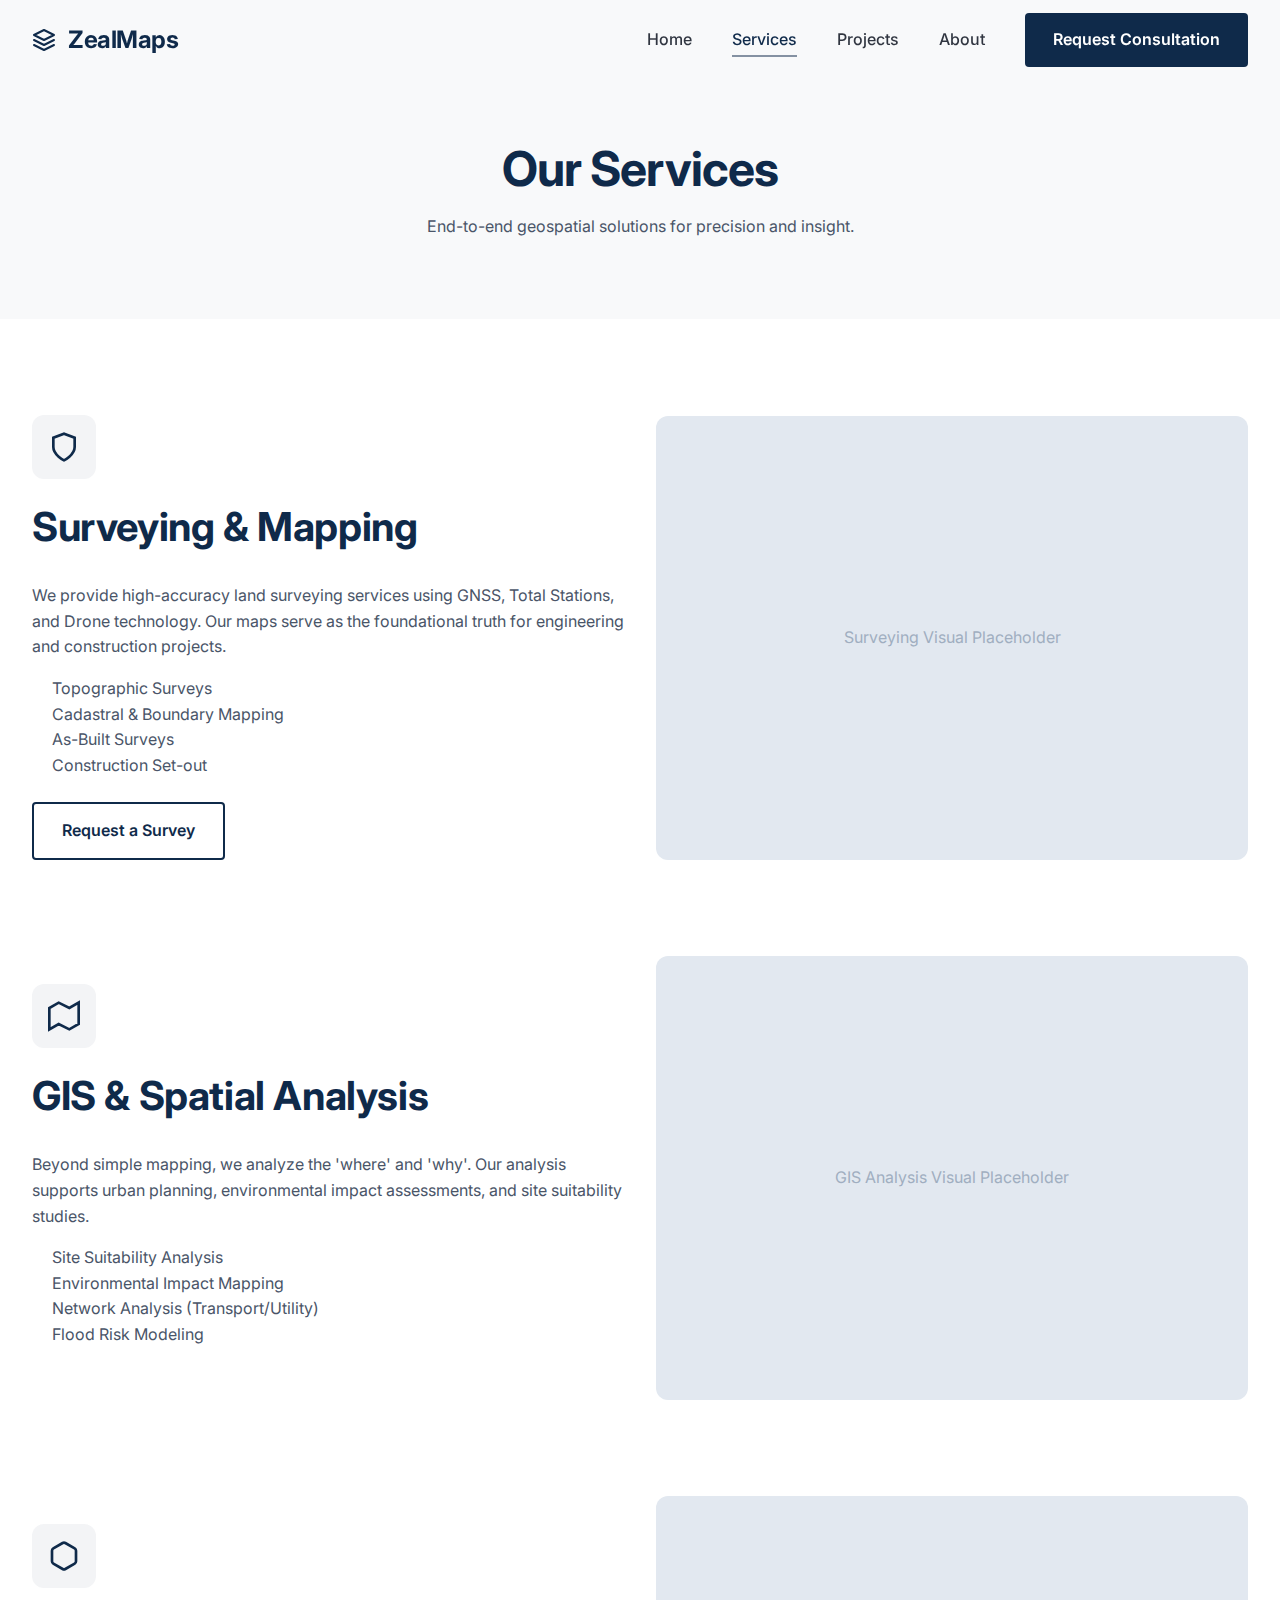
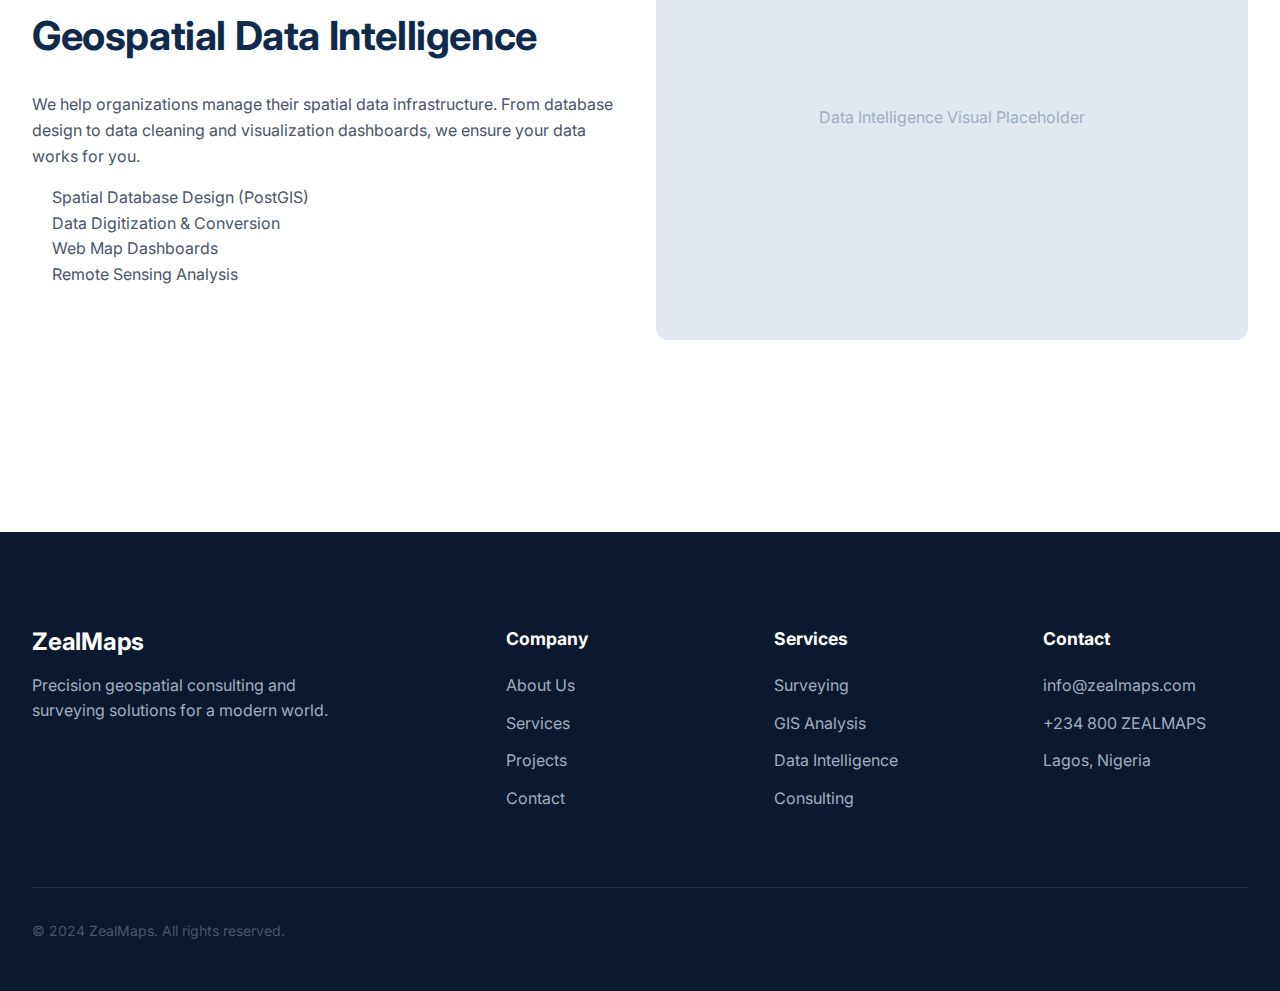
<file: TOBI'S PROJECT/services.html>
<!DOCTYPE html>
<html lang="en">

<head>
    <meta charset="UTF-8">
    <meta name="viewport" content="width=device-width, initial-scale=1.0">
    <meta name="description"
        content="ZealMaps Services - Surveying, GIS Analysis, Geospatial Data Intelligence, and Consulting.">
    <title>Services | ZealMaps</title>
    <link rel="preconnect" href="https://fonts.googleapis.com">
    <link rel="preconnect" href="https://fonts.gstatic.com" crossorigin>
    <link href="https://fonts.googleapis.com/css2?family=Inter:wght@400;500;600;700&display=swap" rel="stylesheet">
    <link rel="stylesheet" href="style.css">
    <style>
        /* Specific header correction for inner pages */
        .hero-inner {
            padding-top: 140px;
            /* Nav height + spacing */
            padding-bottom: 80px;
            background-color: var(--color-bg-alt);
            text-align: center;
        }

        .hero-inner h1 {
            font-size: 3rem;
            margin-bottom: 1rem;
        }

        .hero-inner p {
            margin: 0 auto;
        }
    </style>
</head>

<body>

    <!-- Navigation -->
    <nav class="navbar">
        <div class="container navbar-container">
            <a href="index.html" class="logo">
                <svg width="24" height="24" viewBox="0 0 24 24" fill="none" xmlns="http://www.w3.org/2000/svg"
                    class="logo-icon">
                    <path d="M12 2L2 7L12 12L22 7L12 2Z" stroke="currentColor" stroke-width="2" stroke-linecap="round"
                        stroke-linejoin="round" />
                    <path d="M2 17L12 22L22 17" stroke="currentColor" stroke-width="2" stroke-linecap="round"
                        stroke-linejoin="round" />
                    <path d="M2 12L12 17L22 12" stroke="currentColor" stroke-width="2" stroke-linecap="round"
                        stroke-linejoin="round" />
                </svg>
                <span class="logo-text">ZealMaps</span>
            </a>

            <div class="nav-links-desktop">
                <a href="index.html" class="nav-link">Home</a>
                <a href="services.html" class="nav-link active">Services</a>
                <a href="projects.html" class="nav-link">Projects</a>
                <a href="about.html" class="nav-link">About</a>
                <a href="contact.html" class="btn btn-primary">Request Consultation</a>
            </div>

            <button class="mobile-menu-toggle" aria-label="Toggle navigation">
                <span class="hamburger-line"></span>
                <span class="hamburger-line"></span>
                <span class="hamburger-line"></span>
            </button>
        </div>

        <div class="mobile-nav-overlay">
            <div class="mobile-nav-content">
                <a href="index.html" class="mobile-nav-link">Home</a>
                <a href="services.html" class="mobile-nav-link">Services</a>
                <a href="projects.html" class="mobile-nav-link">Projects</a>
                <a href="about.html" class="mobile-nav-link">About</a>
                <a href="contact.html" class="btn btn-primary mobile-cta">Request Consultation</a>
            </div>
        </div>
    </nav>

    <!-- Header -->
    <header class="hero-inner">
        <div class="container">
            <h1>Our Services</h1>
            <p>End-to-end geospatial solutions for precision and insight.</p>
        </div>
    </header>

    <!-- Detailed Services -->
    <section class="section">
        <div class="container">

            <!-- Service 1 -->
            <div class="grid grid-2" style="align-items: center; margin-bottom: var(--space-xl);">
                <div>
                    <div
                        style="width: 64px; height: 64px; background: rgba(15, 42, 74, 0.05); border-radius: 12px; display:flex; align-items:center; justify-content:center; color: var(--color-brand-primary); margin-bottom: 1.5rem;">
                        <svg width="32" height="32" viewBox="0 0 24 24" fill="none" stroke="currentColor"
                            stroke-width="2">
                            <path d="M12 22s8-4 8-10V5l-8-3-8 3v7c0 6 8 10 8 10z" />
                        </svg>
                    </div>
                    <h2>Surveying & Mapping</h2>
                    <p>We provide high-accuracy land surveying services using GNSS, Total Stations, and Drone
                        technology. Our maps serve as the foundational truth for engineering and construction projects.
                    </p>
                    <ul style="color: var(--color-text-secondary); margin-bottom: 1.5rem; padding-left: 1.25rem;">
                        <li>Topographic Surveys</li>
                        <li>Cadastral & Boundary Mapping</li>
                        <li>As-Built Surveys</li>
                        <li>Construction Set-out</li>
                    </ul>
                    <a href="contact.html" class="btn btn-secondary">Request a Survey</a>
                </div>
                <!-- Placeholder Image -->
                <div
                    style="background: #e2e8f0; border-radius: var(--radius-lg); aspect-ratio: 4/3; display: flex; align-items: center; justify-content: center; color: var(--color-text-light);">
                    Surveying Visual Placeholder
                </div>
            </div>

            <!-- Service 2 -->
            <div class="grid grid-2" style="align-items: center; margin-bottom: var(--space-xl);">
                <!-- Placeholder Order Flip for Visual Interest -->
                <div
                    style="background: #e2e8f0; border-radius: var(--radius-lg); aspect-ratio: 4/3; display: flex; align-items: center; justify-content: center; color: var(--color-text-light); order: 2;">
                    GIS Analysis Visual Placeholder
                </div>
                <div style="order: 1;">
                    <div
                        style="width: 64px; height: 64px; background: rgba(15, 42, 74, 0.05); border-radius: 12px; display:flex; align-items:center; justify-content:center; color: var(--color-brand-primary); margin-bottom: 1.5rem;">
                        <svg width="32" height="32" viewBox="0 0 24 24" fill="none" stroke="currentColor"
                            stroke-width="2">
                            <polygon points="1 6 1 22 8 18 16 22 23 18 23 2 16 6 8 2 1 6" />
                        </svg>
                    </div>
                    <h2>GIS & Spatial Analysis</h2>
                    <p>Beyond simple mapping, we analyze the 'where' and 'why'. Our analysis supports urban planning,
                        environmental impact assessments, and site suitability studies.</p>
                    <ul style="color: var(--color-text-secondary); margin-bottom: 1.5rem; padding-left: 1.25rem;">
                        <li>Site Suitability Analysis</li>
                        <li>Environmental Impact Mapping</li>
                        <li>Network Analysis (Transport/Utility)</li>
                        <li>Flood Risk Modeling</li>
                    </ul>
                </div>
            </div>

            <!-- Service 3 -->
            <div class="grid grid-2" style="align-items: center; margin-bottom: var(--space-xl);">
                <div>
                    <div
                        style="width: 64px; height: 64px; background: rgba(15, 42, 74, 0.05); border-radius: 12px; display:flex; align-items:center; justify-content:center; color: var(--color-brand-primary); margin-bottom: 1.5rem;">
                        <svg width="32" height="32" viewBox="0 0 24 24" fill="none" stroke="currentColor"
                            stroke-width="2">
                            <path
                                d="M21 16V8a2 2 0 0 0-1-1.73l-7-4a2 2 0 0 0-2 0l-7 4A2 2 0 0 0 3 8v8a2 2 0 0 0 1 1.73l7 4a2 2 0 0 0 2 0l7-4A2 2 0 0 0 21 16z" />
                        </svg>
                    </div>
                    <h2>Geospatial Data Intelligence</h2>
                    <p>We help organizations manage their spatial data infrastructure. From database design to data
                        cleaning and visualization dashboards, we ensure your data works for you.</p>
                    <ul style="color: var(--color-text-secondary); margin-bottom: 1.5rem; padding-left: 1.25rem;">
                        <li>Spatial Database Design (PostGIS)</li>
                        <li>Data Digitization & Conversion</li>
                        <li>Web Map Dashboards</li>
                        <li>Remote Sensing Analysis</li>
                    </ul>
                </div>
                <div
                    style="background: #e2e8f0; border-radius: var(--radius-lg); aspect-ratio: 4/3; display: flex; align-items: center; justify-content: center; color: var(--color-text-light);">
                    Data Intelligence Visual Placeholder
                </div>
            </div>

        </div>
    </section>

    <!-- Footer -->
    <footer class="footer">
        <div class="container">
            <div class="footer-content">
                <div class="footer-brand">
                    <h2>ZealMaps</h2>
                    <p>Precision geospatial consulting and surveying solutions for a modern world.</p>
                </div>
                <div class="footer-col">
                    <h4>Company</h4>
                    <ul class="footer-links">
                        <li><a href="about.html">About Us</a></li>
                        <li><a href="services.html">Services</a></li>
                        <li><a href="projects.html">Projects</a></li>
                        <li><a href="contact.html">Contact</a></li>
                    </ul>
                </div>
                <div class="footer-col">
                    <h4>Services</h4>
                    <ul class="footer-links">
                        <li><a href="services.html">Surveying</a></li>
                        <li><a href="services.html">GIS Analysis</a></li>
                        <li><a href="services.html">Data Intelligence</a></li>
                        <li><a href="services.html">Consulting</a></li>
                    </ul>
                </div>
                <div class="footer-col">
                    <h4>Contact</h4>
                    <ul class="footer-links">
                        <li><a href="mailto:info@zealmaps.com">info@zealmaps.com</a></li>
                        <li><a href="#">+234 800 ZEALMAPS</a></li>
                        <li><a href="#">Lagos, Nigeria</a></li>
                    </ul>
                </div>
            </div>
            <div class="footer-bottom">
                <p>&copy; 2024 ZealMaps. All rights reserved.</p>
            </div>
        </div>
    </footer>

    <script src="script.js"></script>
</body>

</html>
</file>
<file: TOBI'S PROJECT/style.css>
/* CSS Variables */
:root {
    --font-primary: 'Inter', system-ui, -apple-system, sans-serif;

    /* Colors */
    --color-bg-body: #ffffff;
    --color-bg-alt: #f8f9fa;
    /* Light gray for alternation */
    --color-bg-footer: #0a192f;
    /* Very dark navy for footer */

    /* Brand Colors */
    --color-brand-primary: #0f2a4a;
    /* Deep Navy Blue - Calm, Authoritative */
    --color-brand-light: #2c5282;
    /* Lighter navy for hover */
    --color-accent: #38b2ac;
    /* Muted Teal - Spatial data/Environment */
    --color-accent-dark: #2c7a7b;

    /* Text Colors */
    --color-text-primary: #1a202c;
    /* Dark Gray/Near Black */
    --color-text-secondary: #4a5568;
    /* Medium Gray */
    --color-text-light: #a0aec0;
    /* Light Gray for dark backgrounds */
    --color-white: #ffffff;

    /* Dimensions */
    --nav-height-desktop: 80px;
    --nav-height-mobile: 64px;
    --container-width: 1440px;

    /* Spacing */
    --space-xs: 0.5rem;
    --space-sm: 1rem;
    --space-md: 2rem;
    --space-lg: 4rem;
    --space-xl: 6rem;

    /* Shadows */
    --shadow-sm: 0 1px 2px 0 rgba(0, 0, 0, 0.05);
    --shadow-md: 0 4px 6px -1px rgba(0, 0, 0, 0.1), 0 2px 4px -1px rgba(0, 0, 0, 0.06);
    --shadow-lg: 0 10px 15px -3px rgba(0, 0, 0, 0.1), 0 4px 6px -2px rgba(0, 0, 0, 0.05);

    /* Border Radius */
    --radius-sm: 4px;
    --radius-md: 8px;
    --radius-lg: 12px;
}

/* Base Reset & Styles */
* {
    margin: 0;
    padding: 0;
    box-sizing: border-box;
}

html {
    scroll-behavior: smooth;
}

body {
    font-family: var(--font-primary);
    color: var(--color-text-primary);
    background-color: var(--color-bg-body);
    line-height: 1.6;
    -webkit-font-smoothing: antialiased;
}

a {
    text-decoration: none;
    color: inherit;
    transition: all 0.2s ease;
}

ul {
    list-style: none;
}

img {
    max-width: 100%;
    height: auto;
    display: block;
}

/* Typography */
h1,
h2,
h3,
h4,
h5,
h6 {
    line-height: 1.2;
    font-weight: 700;
    color: var(--color-brand-primary);
    margin-bottom: 1rem;
}

h1 {
    font-size: 3.5rem;
    /* Large, confident */
    letter-spacing: -0.02em;
}

h2 {
    font-size: 2.5rem;
    letter-spacing: -0.01em;
    margin-bottom: var(--space-md);
}

h3 {
    font-size: 1.5rem;
    font-weight: 600;
}

p {
    margin-bottom: 1rem;
    color: var(--color-text-secondary);
}

.section-title {
    text-align: center;
    max-width: 800px;
    margin: 0 auto var(--space-lg) auto;
}

.section-subtitle {
    color: var(--color-accent);
    font-weight: 600;
    text-transform: uppercase;
    letter-spacing: 0.1em;
    font-size: 0.875rem;
    display: block;
    margin-bottom: var(--space-xs);
}

/* Layout Utilities */
.container {
    max-width: var(--container-width);
    margin: 0 auto;
    padding: 0 var(--space-md);
    width: 100%;
}

.section {
    padding: var(--space-xl) 0;
}

.section-alt {
    background-color: var(--color-bg-alt);
}

.grid {
    display: grid;
    gap: var(--space-md);
}

.grid-2 {
    grid-template-columns: repeat(2, 1fr);
}

.grid-3 {
    grid-template-columns: repeat(3, 1fr);
}

.grid-4 {
    grid-template-columns: repeat(4, 1fr);
}

/* Components: Buttons */
.btn {
    display: inline-flex;
    align-items: center;
    justify-content: center;
    padding: 14px 28px;
    border-radius: var(--radius-sm);
    font-weight: 600;
    font-size: 1rem;
    cursor: pointer;
    transition: all 0.2s ease;
    border: none;
}

.btn-primary {
    background-color: var(--color-brand-primary);
    color: var(--color-white);
}

.btn-primary:hover {
    background-color: var(--color-brand-light);
    transform: translateY(-2px);
    box-shadow: var(--shadow-md);
}

.btn-secondary {
    background-color: transparent;
    color: var(--color-brand-primary);
    border: 2px solid var(--color-brand-primary);
}

.btn-secondary:hover {
    background-color: var(--color-brand-primary);
    color: var(--color-white);
}

.btn-text {
    padding: 0;
    color: var(--color-accent);
    font-weight: 600;
}

.btn-text:hover {
    color: var(--color-accent-dark);
    text-decoration: underline;
}

/* Navbar (Reused & Enhanced) */
.navbar {
    position: fixed;
    top: 0;
    left: 0;
    width: 100%;
    height: var(--nav-height-desktop);
    display: flex;
    align-items: center;
    z-index: 1000;
    background-color: transparent;
    transition: background-color 0.3s ease, box-shadow 0.3s ease;
}

.navbar.scrolled {
    background-color: var(--color-white);
    box-shadow: var(--shadow-sm);
}

/* Ensure links are readable on transparent background if over hero?
   Actually hero is white/light now based on prompt "White or off-white background". 
   Let's keep navbar text dark always for simplicity unless hero is dark.
   Prompt says: "Background: white" for navbar. So text is dark.
*/
.navbar-container {
    display: flex;
    justify-content: space-between;
    align-items: center;
    height: 100%;
}

.logo {
    display: flex;
    align-items: center;
    gap: 12px;
    font-weight: 700;
    font-size: 1.5rem;
    color: var(--color-brand-primary);
    letter-spacing: -0.02em;
}

.logo-icon {
    color: var(--color-brand-primary);
    /* Navy logo */
}

/* Nav Links */
.nav-links-desktop {
    display: flex;
    align-items: center;
    gap: 40px;
}

.nav-link {
    font-size: 16px;
    font-weight: 500;
    color: var(--color-text-primary);
    position: relative;
    opacity: 0.9;
}

.nav-link.active,
.nav-link:hover {
    color: var(--color-brand-primary);
    opacity: 1;
}

.nav-link::after {
    content: '';
    position: absolute;
    bottom: -4px;
    left: 0;
    width: 0;
    height: 2px;
    background-color: var(--color-brand-primary);
    transition: width 0.2s ease;
    opacity: 0.5;
}

.nav-link:hover::after,
.nav-link.active::after {
    width: 100%;
}

/* Mobile Toggle */
.mobile-menu-toggle {
    display: none;
    flex-direction: column;
    justify-content: space-between;
    width: 24px;
    height: 18px;
    background: none;
    border: none;
    cursor: pointer;
    z-index: 1002;
    padding: 0;
}

.hamburger-line {
    width: 100%;
    height: 2px;
    background-color: var(--color-text-primary);
    border-radius: 2px;
    transition: all 0.3s ease;
}

/* Mobile Menu Overlay */
.mobile-nav-overlay {
    position: fixed;
    top: 0;
    right: -100%;
    width: 100%;
    height: 100vh;
    background-color: var(--color-white);
    z-index: 1001;
    display: flex;
    flex-direction: column;
    justify-content: center;
    padding: 2rem;
    transition: right 0.4s cubic-bezier(0.16, 1, 0.3, 1);
}

.mobile-nav-overlay.active {
    right: 0;
}

.mobile-nav-content {
    display: flex;
    flex-direction: column;
    gap: 32px;
    width: 100%;
    max-width: 400px;
    margin: 0 auto;
}

.mobile-nav-link {
    font-size: 1.5rem;
    font-weight: 500;
    color: var(--color-text-primary);
    width: 100%;
    border-bottom: 1px solid rgba(0, 0, 0, 0.05);
    padding-bottom: 16px;
}

.mobile-menu-toggle.active .hamburger-line:nth-child(1) {
    transform: translateY(8px) rotate(45deg);
}

.mobile-menu-toggle.active .hamburger-line:nth-child(2) {
    opacity: 0;
}

.mobile-menu-toggle.active .hamburger-line:nth-child(3) {
    transform: translateY(-8px) rotate(-45deg);
}


/* Hero Section */
.hero {
    min-height: 90vh;
    /* Full viewport height minus a bit */
    display: flex;
    align-items: center;
    position: relative;
    padding-top: var(--nav-height-desktop);
    background-color: #f0f4f8;
    /* Light fallback */
    overflow: hidden;
}

/* Abstract Map Grid Background */
.hero::before {
    content: "";
    position: absolute;
    top: -50%;
    right: -20%;
    width: 80%;
    height: 200%;
    background-image:
        radial-gradient(circle at 10% 20%, rgba(56, 178, 172, 0.05) 0%, transparent 20%),
        linear-gradient(rgba(15, 42, 74, 0.03) 1px, transparent 1px),
        linear-gradient(90deg, rgba(15, 42, 74, 0.03) 1px, transparent 1px);
    background-size: 100% 100%, 40px 40px, 40px 40px;
    transform: rotate(-15deg);
    z-index: 0;
    pointer-events: none;
}

.hero-content {
    position: relative;
    z-index: 1;
    max-width: 800px;
}

.hero-subtitle {
    display: inline-block;
    padding: 8px 16px;
    background-color: rgba(56, 178, 172, 0.1);
    color: var(--color-brand-primary);
    font-weight: 600;
    border-radius: 50px;
    margin-bottom: 1.5rem;
    font-size: 0.9rem;
}

.hero h1 {
    font-size: 4rem;
    /* Even larger for desktop */
    margin-bottom: 1.5rem;
    color: var(--color-brand-primary);
}

.hero p {
    font-size: 1.25rem;
    margin-bottom: 2rem;
    max-width: 600px;
}

/* Cards (Services) */
.card {
    background: var(--color-white);
    padding: 2.5rem;
    border-radius: var(--radius-md);
    box-shadow: var(--shadow-sm);
    transition: all 0.3s ease;
    border: 1px solid rgba(0, 0, 0, 0.03);
    display: flex;
    flex-direction: column;
    height: 100%;
}

.card:hover {
    transform: translateY(-5px);
    box-shadow: var(--shadow-lg);
    border-color: rgba(56, 178, 172, 0.3);
    /* Teal border hint */
}

.card-icon {
    width: 48px;
    height: 48px;
    background-color: rgba(15, 42, 74, 0.05);
    /* Light brand bg */
    border-radius: 8px;
    display: flex;
    align-items: center;
    justify-content: center;
    margin-bottom: 1.5rem;
    color: var(--color-brand-primary);
}

.card h3 {
    margin-bottom: 1rem;
    font-size: 1.25rem;
}

.card p {
    flex-grow: 1;
    font-size: 0.95rem;
    color: var(--color-text-secondary);
}

/* Project Preview (Split Layout) */
.project-preview {
    display: grid;
    grid-template-columns: 1fr 1fr;
    gap: var(--space-lg);
    align-items: center;
}

.project-image {
    background-color: #e2e8f0;
    border-radius: var(--radius-lg);
    aspect-ratio: 4/3;
    overflow: hidden;
    position: relative;
}

.project-image img {
    width: 100%;
    height: 100%;
    object-fit: cover;
    transition: transform 0.5s ease;
}

.project-preview:hover .project-image img {
    transform: scale(1.03);
}

.project-tags {
    display: flex;
    gap: 0.5rem;
    flex-wrap: wrap;
    margin-bottom: 1rem;
}

.tag {
    font-size: 0.75rem;
    padding: 4px 12px;
    background-color: #edf2f7;
    color: var(--color-text-secondary);
    border-radius: 50px;
    font-weight: 500;
}

/* Footer */
.footer {
    background-color: var(--color-bg-footer);
    color: var(--color-white);
    padding: var(--space-xl) 0 var(--space-md);
}

.footer-content {
    display: grid;
    grid-template-columns: 2fr 1fr 1fr 1fr;
    gap: var(--space-lg);
    margin-bottom: var(--space-lg);
}

.footer-brand h2 {
    color: var(--color-white);
    margin-bottom: 1rem;
    font-size: 1.5rem;
}

.footer-brand p {
    color: var(--color-text-light);
    max-width: 300px;
}

.footer-col h4 {
    color: var(--color-white);
    font-size: 1.1rem;
    margin-bottom: 1.5rem;
}

.footer-links li {
    margin-bottom: 0.75rem;
}

.footer-links a {
    color: var(--color-text-light);
}

.footer-links a:hover {
    color: var(--color-accent);
}

.footer-bottom {
    border-top: 1px solid rgba(255, 255, 255, 0.1);
    padding-top: var(--space-md);
    display: flex;
    justify-content: space-between;
    color: var(--color-text-light);
    font-size: 0.875rem;
}

/* Responsive */
@media (max-width: 1024px) {
    .container {
        padding: 0 var(--space-sm);
    }

    .hero h1 {
        font-size: 3rem;
    }
}

@media (max-width: 768px) {
    .navbar {
        height: var(--nav-height-mobile);
    }

    .nav-links-desktop {
        display: none;
    }

    .mobile-menu-toggle {
        display: flex;
    }

    .grid-2,
    .grid-3,
    .grid-4 {
        grid-template-columns: 1fr;
    }

    .project-preview {
        grid-template-columns: 1fr;
    }

    .footer-content {
        grid-template-columns: 1fr;
        gap: var(--space-md);
    }

    .hero {
        padding-top: 100px;
        min-height: auto;
        padding-bottom: var(--space-xl);
    }

    .hero h1 {
        font-size: 2.5rem;
    }

    .section {
        padding: var(--space-lg) 0;
    }
}
</file>
